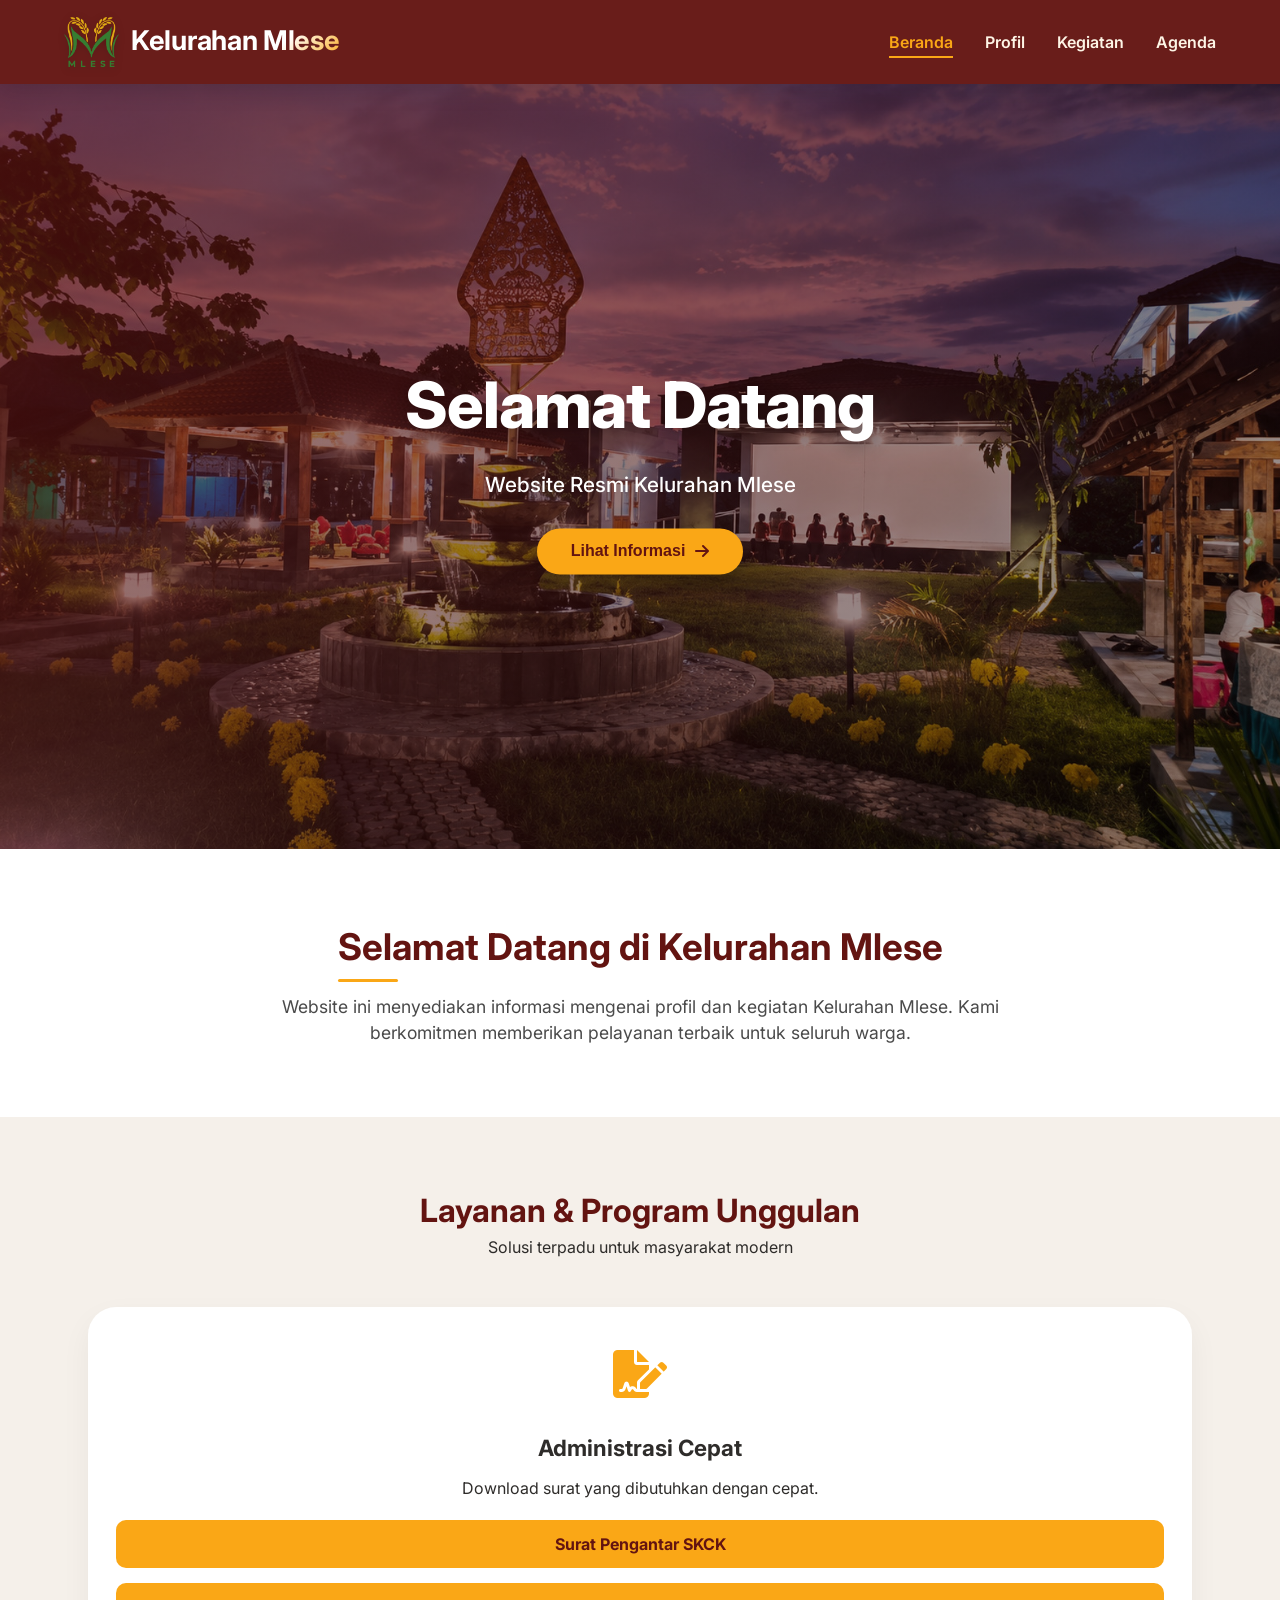
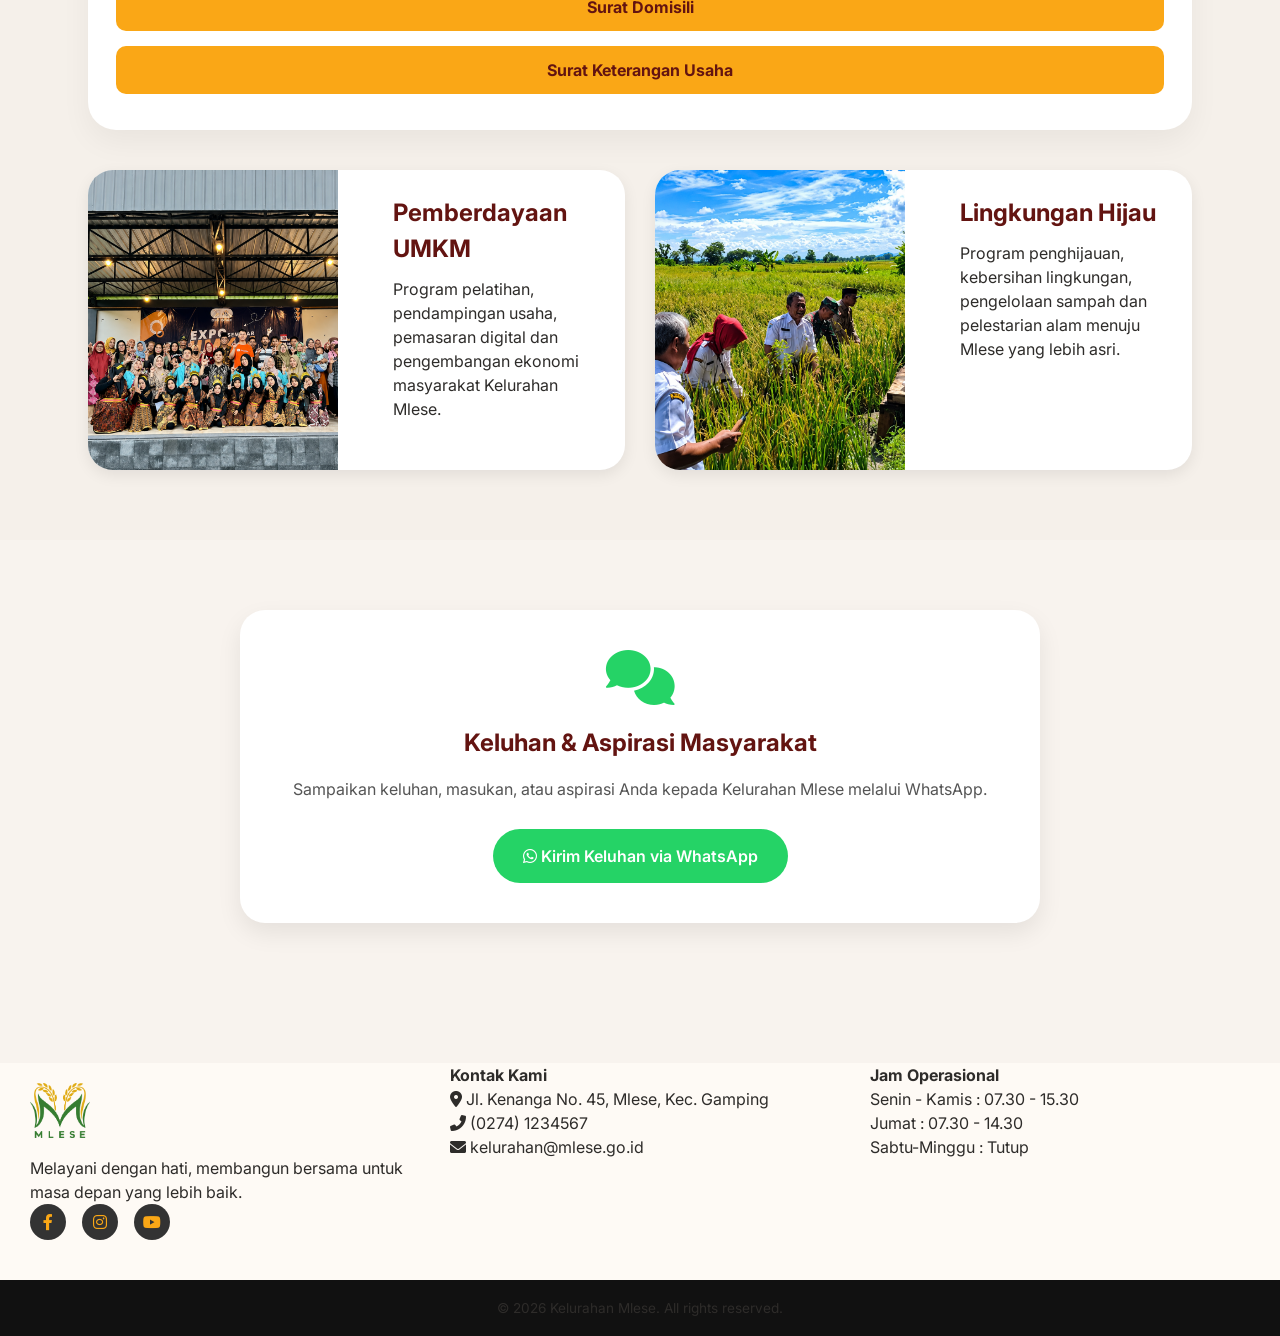
<file: index.html>
<!DOCTYPE html>
<html lang="id">
<head>
    <meta charset="UTF-8">
    <meta name="viewport" content="width=device-width, initial-scale=1.0, viewport-fit=cover">
    <title>Kelurahan Mlese | Maju, Mandiri, Sejahtera</title>
    <link rel="icon" type="image/png" href="logo-mlese.png">
    <!-- Google Fonts + Font Awesome -->
    <link href="https://fonts.googleapis.com/css2?family=Inter:opsz,wght@14..32,300;14..32,400;14..32,600;14..32,700;14..32,800&display=swap" rel="stylesheet">
    <link rel="stylesheet" href="https://cdnjs.cloudflare.com/ajax/libs/font-awesome/6.0.0-beta3/css/all.min.css">
    <link rel="stylesheet" href="style.css">
</head>
<body>

    <header class="modern-header">
        <div class="logo">
            <img src="logo-mlese.png" alt="Logo Mlese">
            <h2>Kelurahan Mlese</h2>
        </div>
        <nav>
            <a href="index.html" class="nav-link">Beranda</a>
            <a href="profil.html" class="nav-link">Profil</a>
            <a href="kegiatan.html" class="nav-link">Kegiatan</a>
            <a href="agenda.html" class="nav-link">Agenda</a>
        </nav>
        <div class="hamburger" id="hamburger">
            <i class="fas fa-bars"></i>
        </div>
    </header>

    <section class="hero">
        <div class="hero-overlay"></div>
        <img src="banner.jpg" alt="Banner Mlese" class="hero-bg">
        <div class="hero-text animate-hero">
            <h1>Selamat Datang</h1>
            <p>Website Resmi Kelurahan Mlese</p>
            <button class="btn-primary" onclick="salam()">Lihat Informasi <i class="fas fa-arrow-right"></i></button>
        </div>
    </section>

    <section class="sambutan scroll-reveal">
        <div class="container">
            <h2><span class="accent-border">Selamat Datang</span> di Kelurahan Mlese</h2>
            <p>Website ini menyediakan informasi mengenai profil dan kegiatan Kelurahan Mlese. Kami berkomitmen memberikan pelayanan terbaik untuk seluruh warga.</p>
        </div>
    </section>

    <section class="layanan-modern scroll-reveal">

        <div class="container">

            <div class="section-header">
                <h3>Layanan & Program Unggulan</h3>
                <p>Solusi terpadu untuk masyarakat modern</p>
            </div>

            <!-- ADMINISTRASI CEPAT -->
            <div class="layanan-card">

                <div class="card-icon">
                    <i class="fas fa-file-signature"></i>
                </div>

                <h4>Administrasi Cepat</h4>

                <p>Download surat yang dibutuhkan dengan cepat.</p>

                <div class="surat-list">

                    <a href="pengantar.pdf" download class="surat-btn">
                        Surat Pengantar SKCK
                    </a>

                    <a href="domisili.pdf" download class="surat-btn">
                        Surat Domisili
                    </a>

                    <a href="usaha.pdf" download class="surat-btn">
                        Surat Keterangan Usaha
                    </a>

                </div>

            </div>

            <!-- UMKM & LINGKUNGAN -->
            <div class="program-grid">

                <div class="program-card">

                    <img src="umkm.png" alt="UMKM">

                    <div class="program-content">
                        <h2>Pemberdayaan UMKM</h2>

                        <p>
                            Program pelatihan, pendampingan usaha,
                            pemasaran digital dan pengembangan ekonomi
                            masyarakat Kelurahan Mlese.
                        </p>
                    </div>

                </div>

                <div class="program-card">

                    <img src="lingkungan.jpg" alt="Lingkungan Hijau">

                    <div class="program-content">
                        <h2>Lingkungan Hijau</h2>

                        <p>
                            Program penghijauan, kebersihan lingkungan,
                            pengelolaan sampah dan pelestarian alam
                            menuju Mlese yang lebih asri.
                        </p>
                    </div>

                </div>

            </div>

        </div>

    </section>

    <!-- KELUHAN -->
    <section class="keluhan-section">

        <div class="container">

            <div class="keluhan-box">

                <i class="fas fa-comments keluhan-icon"></i>

                <h2>Keluhan & Aspirasi Masyarakat</h2>

                <p>
                    Sampaikan keluhan, masukan, atau aspirasi Anda kepada
                    Kelurahan Mlese melalui WhatsApp.
                </p>

                <a href="https://wa.me/6281228390840?text=Saya%20ingin%20mengeluh%20tentang%20"
                   target="_blank"
                   class="wa-keluhan-btn">

                    <i class="fab fa-whatsapp"></i>
                    Kirim Keluhan via WhatsApp

                </a>

            </div>

        </div>

   

    <footer class="modern-footer">
        </section>
        <div class="footer-container">
            <div class="footer-col">
                <img src="logo-mlese.png" alt="Logo" class="footer-logo">
                <p>Melayani dengan hati, membangun bersama untuk masa depan yang lebih baik.</p>
                <div class="social-icons">
                    <a href="#"><i class="fab fa-facebook-f"></i></a>
                    <a href="#"><i class="fab fa-instagram"></i></a>
                    <a href="#"><i class="fab fa-youtube"></i></a>
                </div>
            </div>
            <div class="footer-col">
                <h4>Kontak Kami</h4>
                <p><i class="fas fa-map-marker-alt"></i> Jl. Kenanga No. 45, Mlese, Kec. Gamping</p>
                <p><i class="fas fa-phone-alt"></i> (0274) 1234567</p>
                <p><i class="fas fa-envelope"></i> kelurahan@mlese.go.id</p>
            </div>
            <div class="footer-col">
                <h4>Jam Operasional</h4>
                <p>Senin - Kamis : 07.30 - 15.30</p>
                <p>Jumat : 07.30 - 14.30</p>
                <p>Sabtu-Minggu : Tutup</p>
            </div>
        </div>
        <div class="footer-bottom">
            <p>&copy; <span id="currentYear"></span> Kelurahan Mlese. All rights reserved.</p>
        </div>
    </footer>

    <script src="script.js"></script>
</body>
</html>
</file>
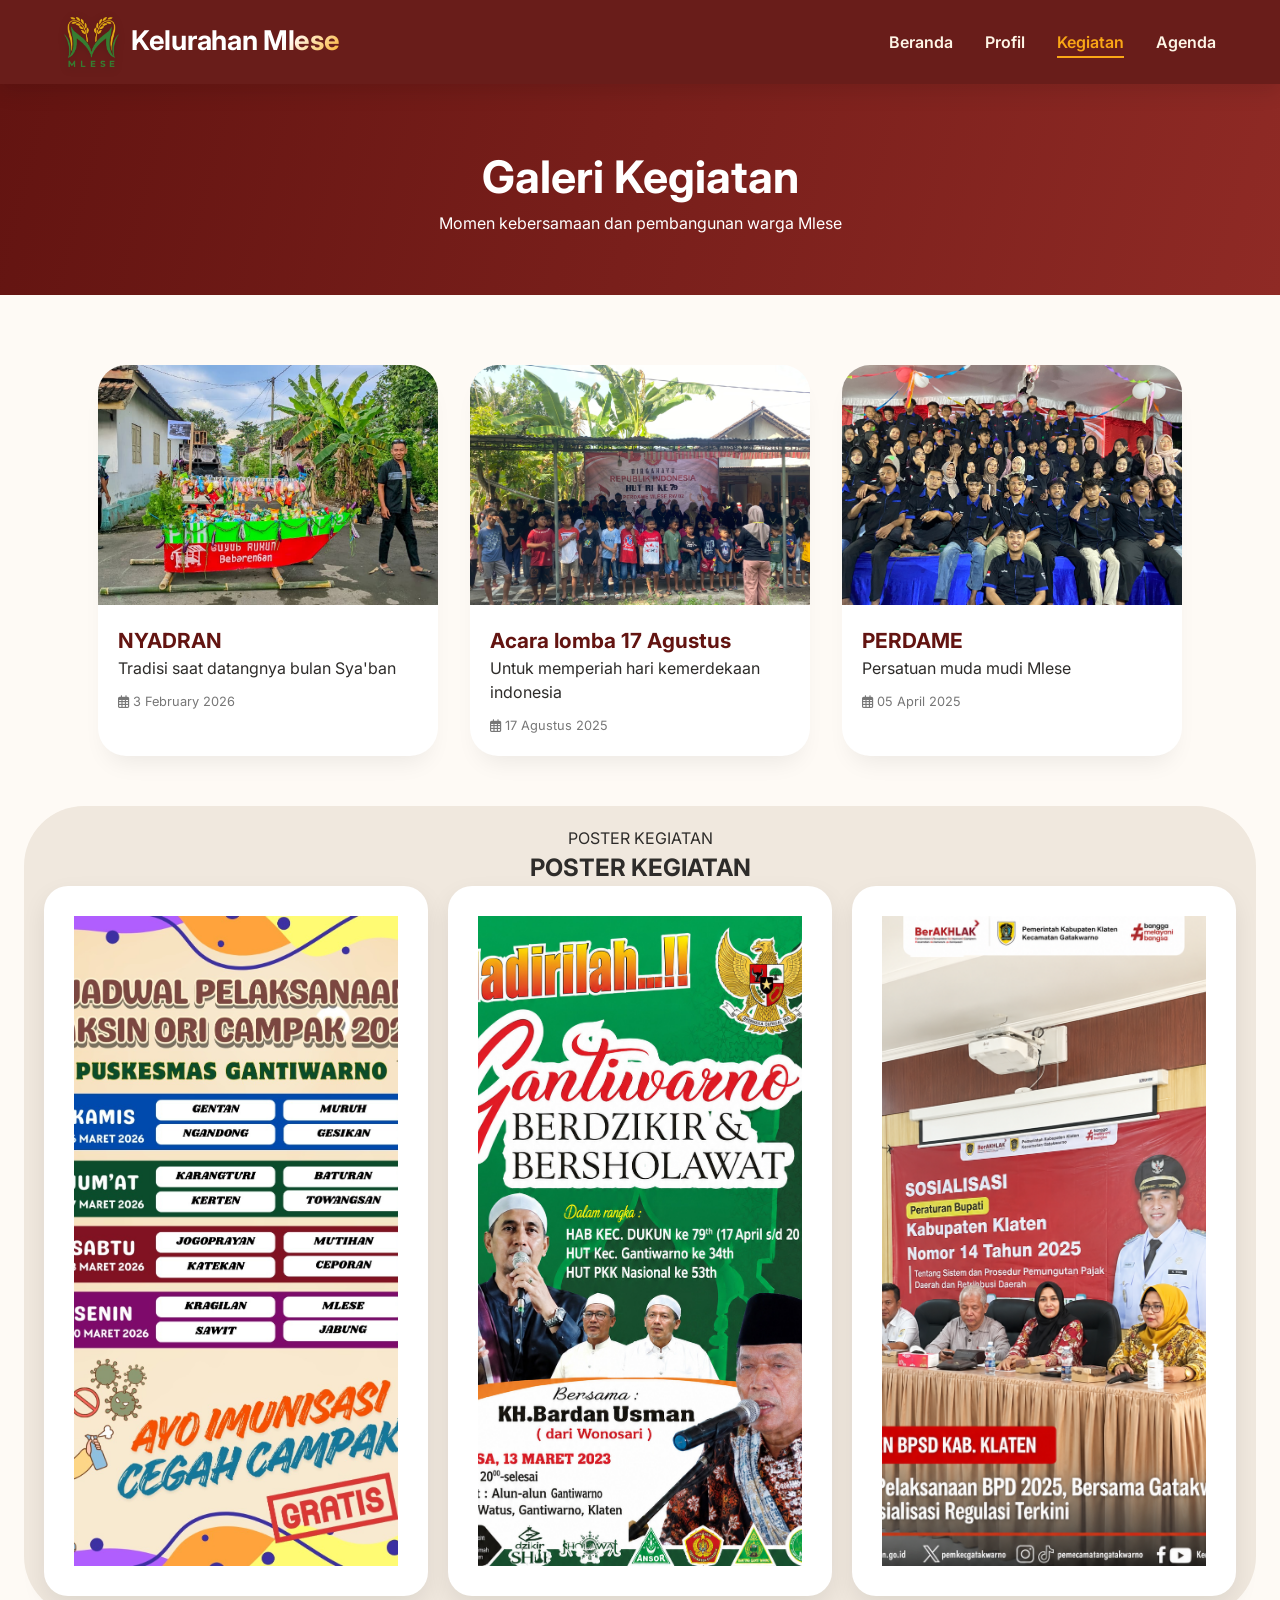
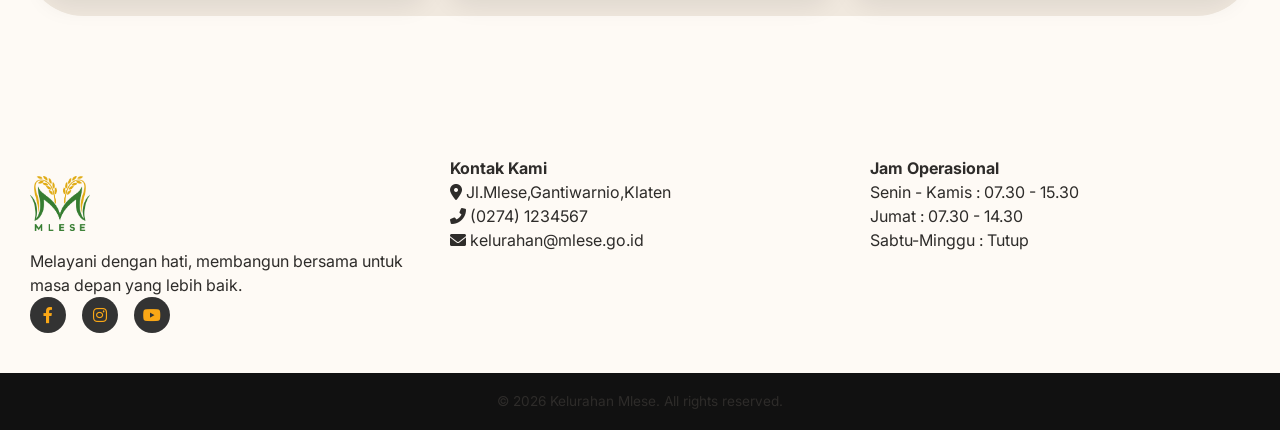
<file: kegiatan.html>
<!DOCTYPE html>
<html lang="id">
<head>
<meta charset="UTF-8">
<meta name="viewport" content="width=device-width, initial-scale=1.0">
<title>Kegiatan Kelurahan Mlese | Galeri & Acara</title>
<link rel="icon" type="image/png" href="logo-mlese.png">
<link href="https://fonts.googleapis.com/css2?family=Inter:opsz,wght@14..32,300;14..32,400;14..32,600;14..32,700&display=swap" rel="stylesheet">
<link rel="stylesheet" href="https://cdnjs.cloudflare.com/ajax/libs/font-awesome/6.0.0-beta3/css/all.min.css">
<link rel="stylesheet" href="style.css">
</head>
<body>
<header class="modern-header">
<div class="logo">
<img src="logo-mlese.png" alt="Logo Mlese">
<h2>Kelurahan Mlese</h2>
</div>
<nav>
    <a href="index.html" class="nav-link">Beranda</a>
    <a href="profil.html" class="nav-link">Profil</a>
    <a href="kegiatan.html" class="nav-link active">Kegiatan</a>
    <a href="agenda.html" class="nav-link">Agenda</a>
</nav>
<div class="hamburger" id="hamburger">
<i class="fas fa-bars"></i>
</div>
</header>
<section class="page-title kegiatan-title">
<div class="container">
<h1>Galeri Kegiatan</h1>
<p>Momen kebersamaan dan pembangunan warga Mlese</p>
</div>
</section>
<section class="kegiatan-modern">
<div class="container">
<div class="galeri-grid scroll-reveal">
<div class="foto-card">
<div class="foto-img">
<img src="kegiatan1.jpg" alt="Kerja Bakti">
<div class="overlay-icon"><i class="fas fa-search-plus"></i></div>
</div>
<div class="foto-caption">
<h4>NYADRAN</h4>
<p>Tradisi saat datangnya bulan Sya'ban</p>
<span class="tanggal"><i class="far fa-calendar-alt"></i> 3 February 2026</span>
</div>
</div>
<div class="foto-card">
<div class="foto-img">
<img src="kegiatan2.jpg" alt="Musyawarah">
<div class="overlay-icon"><i class="fas fa-search-plus"></i></div>
</div>
<div class="foto-caption">
<h4>Acara lomba 17 Agustus</h4>
<p>Untuk memperiah hari kemerdekaan indonesia</p>
<span class="tanggal"><i class="far fa-calendar-alt"></i> 17 Agustus 2025</span>
</div>
</div>
<div class="foto-card">
<div class="foto-img">
<img src="kegiatan3.JPG" alt="PERDAME">
<div class="overlay-icon"><i class="fas fa-search-plus"></i></div>
</div>
<div class="foto-caption">
<h4>PERDAME</h4>
<p>Persatuan muda mudi Mlese</p>
<span class="tanggal"><i class="far fa-calendar-alt"></i> 05 April 2025</span>
</div>
</div>
</div>
<div class="more-kegiatan">
<p>POSTER KEGIATAN</p>
<h2>POSTER KEGIATAN</h2>

<div class="galeri-poster">

    <div class="poster">
        <img src="poster1.jpg">
    </div>

    <div class="poster">
        <img src="poster2.jpg">
    </div>

    <div class="poster">
        <img src="poster3.png">
    </div>

</div>
</div>
</div>
</section>
<footer class="modern-footer">
<div class="footer-container">
<div class="footer-col">
<img src="logo-mlese.png" alt="Logo" class="footer-logo">
<p>Melayani dengan hati, membangun bersama untuk masa depan yang lebih baik.</p>
<div class="social-icons">
<a href="#"><i class="fab fa-facebook-f"></i></a>
<a href="#"><i class="fab fa-instagram"></i></a>
<a href="#"><i class="fab fa-youtube"></i></a>
</div>
</div>
<div class="footer-col">
<h4>Kontak Kami</h4>
<p><i class="fas fa-map-marker-alt"></i> Jl.Mlese,Gantiwarnio,Klaten</p>
<p><i class="fas fa-phone-alt"></i> (0274) 1234567</p>
<p><i class="fas fa-envelope"></i> kelurahan@mlese.go.id</p>
</div>
<div class="footer-col">
<h4>Jam Operasional</h4>
<p>Senin - Kamis : 07.30 - 15.30</p>
<p>Jumat : 07.30 - 14.30</p>
<p>Sabtu-Minggu : Tutup</p>
</div>
</div>
<div class="footer-bottom">
<p>&copy; <span id="currentYear"></span> Kelurahan Mlese. All rights reserved.</p>
</div>
</footer>
<script src="script.js"></script>
</body>
</html>
</file>
<file: style.css>
/* RESET MODERN & VARIABLES */
* {
    margin: 0;
    padding: 0;
    box-sizing: border-box;
}

:root {
    --primary-dark: #631411;
    --primary-hover: #821c18;
    --accent-gold: #FAA716;
    --accent-gold-light: #ffc44a;
    --bg-soft: #fefaf5;
    --gray-light: #f5f0ea;
    --text-dark: #2e2c2a;
    --shadow-sm: 0 12px 30px rgba(0,0,0,0.05);
    --shadow-md: 0 20px 35px -12px rgba(0,0,0,0.1);
    --transition-smooth: all 0.3s cubic-bezier(0.25, 0.46, 0.45, 0.94);
}

body {
    font-family: 'Inter', sans-serif;
    background: var(--bg-soft);
    color: var(--text-dark);
    line-height: 1.5;
    overflow-x: hidden;
}

.container {
    max-width: 1280px;
    margin: 0 auto;
    padding: 0 24px;
}

/* SMOOTH SCROLL */
html {
    scroll-behavior: smooth;
}

/* HEADER MODERN */
.modern-header {
    background: rgba(99,20,17,0.96);
    backdrop-filter: blur(2px);
    padding: 0.9rem 5%;
    display: flex;
    justify-content: space-between;
    align-items: center;
    position: sticky;
    top: 0;
    z-index: 1000;
    box-shadow: 0 8px 20px rgba(0,0,0,0.1);
    transition: var(--transition-smooth);
}

.logo {
    display: flex;
    align-items: center;
    gap: 12px;
}

.logo img {
    width: 55px;
    height: 55px;
    object-fit: contain;
    filter: drop-shadow(0 2px 4px rgba(0,0,0,0.2));
}

.logo h2 {
    color: white;
    font-size: 1.7rem;
    font-weight: 700;
    letter-spacing: -0.3px;
    background: linear-gradient(135deg, #fff 70%, #FAA716);
    background-clip: text;
    -webkit-background-clip: text;
    -webkit-text-fill-color: transparent;
    text-shadow: none;
}

nav a {
    color: #fef5e6;
    text-decoration: none;
    margin-left: 28px;
    font-weight: 600;
    transition: var(--transition-smooth);
    position: relative;
    padding-bottom: 6px;
}

nav a:after {
    content: '';
    position: absolute;
    width: 0%;
    height: 2px;
    background: var(--accent-gold);
    bottom: 0;
    left: 0;
    transition: 0.25s ease;
}

nav a:hover:after, nav a.active:after {
    width: 100%;
}

nav a:hover, nav a.active {
    color: var(--accent-gold);
}

.hamburger {
    display: none;
    font-size: 28px;
    color: white;
    cursor: pointer;
}

/* HERO MODERN */
.hero {
    position: relative;
    height: 85vh;
    min-height: 550px;
    overflow: hidden;
}

.hero-bg {
    width: 100%;
    height: 100%;
    object-fit: cover;
    animation: zoomSlow 20s ease infinite;
}

.hero-overlay {
    position: absolute;
    top: 0;
    left: 0;
    width: 100%;
    height: 100%;
    background: linear-gradient(135deg, rgba(99,20,17,0.7) 0%, rgba(0,0,0,0.4) 100%);
    z-index: 1;
}

.hero-text {
    position: absolute;
    top: 50%;
    left: 50%;
    transform: translate(-50%, -50%);
    text-align: center;
    z-index: 2;
    width: 90%;
    color: white;
}

.hero-text h1 {
    font-size: 4rem;
    font-weight: 800;
    letter-spacing: -1px;
    text-shadow: 0 5px 18px rgba(0,0,0,0.3);
    margin-bottom: 16px;
}

.hero-text p {
    font-size: 1.3rem;
    margin-bottom: 28px;
    font-weight: 500;
}

.btn-primary {
    background: var(--accent-gold);
    border: none;
    padding: 14px 34px;
    font-size: 1rem;
    font-weight: 700;
    border-radius: 50px;
    color: var(--primary-dark);
    cursor: pointer;
    transition: 0.25s;
    box-shadow: 0 6px 14px rgba(0,0,0,0.2);
    display: inline-flex;
    align-items: center;
    gap: 10px;
}

.btn-primary:hover {
    background: #ffb82e;
    transform: translateY(-3px);
    box-shadow: 0 12px 20px rgba(0,0,0,0.2);
}

/* Animations */
@keyframes zoomSlow {
    0% { transform: scale(1); }
    100% { transform: scale(1.08); }
}

.animate-hero {
    animation: fadeUp 0.8s ease-out forwards;
}

@keyframes fadeUp {
    from { opacity: 0; transform: translate(-50%, 40%); }
    to { opacity: 1; transform: translate(-50%, -50%); }
}

/* SCROLL REVEAL */
.scroll-reveal {
    opacity: 0;
    transform: translateY(35px);
    transition: opacity 0.7s ease, transform 0.7s ease;
}

.scroll-reveal.revealed {
    opacity: 1;
    transform: translateY(0);
}

/* SAMBUTAN & SECTION */
.sambutan {
    text-align: center;
    background: white;
    padding: 70px 10%;
    box-shadow: var(--shadow-sm);
}

.sambutan h2 {
    color: var(--primary-dark);
    font-size: 2.3rem;
    margin-bottom: 18px;
}

.accent-border {
    position: relative;
    display: inline-block;
}

.accent-border:after {
    content: '';
    position: absolute;
    bottom: -8px;
    left: 0;
    width: 60px;
    height: 3px;
    background: var(--accent-gold);
    border-radius: 4px;
}

.sambutan p {
    max-width: 800px;
    margin: 20px auto 0;
    font-size: 1.1rem;
    color: #4a4a4a;
}

/* LAYANAN GRID MODERN */
.layanan-modern {
    background: var(--gray-light);
    padding: 70px 5%;
}

.section-header {
    text-align: center;
    margin-bottom: 48px;
}

.section-header h3 {
    font-size: 2rem;
    color: var(--primary-dark);
    font-weight: 700;
}

.layanan-grid {
    display: flex;
    gap: 30px;
    justify-content: center;
    flex-wrap: wrap;
}

.layanan-card {
    background: white;
    padding: 32px 28px;
    border-radius: 28px;
    text-align: center;
    flex: 1;
    min-width: 240px;
    transition: var(--transition-smooth);
    box-shadow: var(--shadow-sm);
    border-bottom: 4px solid transparent;
}

.layanan-card:hover {
    transform: translateY(-8px);
    border-bottom-color: var(--accent-gold);
    box-shadow: var(--shadow-md);
}

.card-icon {
    font-size: 3rem;
    color: var(--accent-gold);
    margin-bottom: 20px;
}

.layanan-card h4 {
    font-size: 1.4rem;
    margin-bottom: 12px;
}

/* PROFIL PAGE */
.page-title {
    background: linear-gradient(105deg, #631411 0%, #8f2a25 100%);
    color: white;
    padding: 60px 0;
    text-align: center;
}

.page-title h1 {
    font-size: 2.8rem;
    font-weight: 700;
}

.profil-section {
    padding: 70px 0;
}

.profil-card-modern {
    display: flex;
    gap: 48px;
    background: white;
    border-radius: 32px;
    overflow: hidden;
    box-shadow: var(--shadow-md);
    padding: 32px;
    flex-wrap: wrap;
}

.profil-img-wrapper {
    flex: 1.2;
    min-width: 240px;
}

.profil-img-wrapper img {
    width: 100%;
    border-radius: 24px;
    object-fit: cover;
    box-shadow: 0 10px 20px rgba(0,0,0,0.1);
}

.img-caption {
    text-align: center;
    margin-top: 10px;
    font-weight: 600;
    color: var(--primary-dark);
}

.profil-detail {
    flex: 2;
}

.profil-detail h3 {
    font-size: 1.8rem;
    color: var(--primary-dark);
    margin-bottom: 18px;
}

.visi-misi {
    margin-top: 30px;
    display: flex;
    gap: 25px;
    flex-wrap: wrap;
}

.vm-card {
    background: #fef3e4;
    padding: 20px;
    border-radius: 20px;
    flex: 1;
}

.vm-card h4 i {
    color: var(--accent-gold);
    margin-right: 8px;
}

.vm-card ul {
    list-style: none;
    margin-top: 12px;
}

.vm-card ul li {
    margin-bottom: 10px;
    display: flex;
    align-items: center;
    gap: 8px;
}

.nilai-budaya {
    background: white;
    padding: 50px 0;
}

.nilai-grid {
    display: flex;
    gap: 30px;
    justify-content: center;
    text-align: center;
}

.nilai-item i {
    font-size: 2.8rem;
    color: var(--accent-gold);
}

/* KEGIATAN MODERN */
.kegiatan-modern {
    padding: 70px 0;
}

.galeri-grid {
    display: flex;
    gap: 32px;
    justify-content: center;
    flex-wrap: wrap;
}

.foto-card {
    width: 340px;
    background: white;
    border-radius: 28px;
    overflow: hidden;
    transition: all 0.35s ease;
    box-shadow: 0 15px 25px -10px rgba(0,0,0,0.08);
}

.foto-card:hover {
    transform: translateY(-12px);
    box-shadow: 0 25px 35px -12px rgba(0,0,0,0.2);
}

.foto-img {
    position: relative;
    overflow: hidden;
    height: 240px;
}

.foto-img img {
    width: 100%;
    height: 100%;
    object-fit: cover;
    transition: transform 0.5s;
}

.foto-card:hover .foto-img img {
    transform: scale(1.05);
}

.overlay-icon {
    position: absolute;
    top: 0;
    left: 0;
    width: 100%;
    height: 100%;
    background: rgba(99,20,17,0.4);
    display: flex;
    align-items: center;
    justify-content: center;
    opacity: 0;
    transition: 0.3s;
    color: white;
    font-size: 2rem;
}

.foto-card:hover .overlay-icon {
    opacity: 1;
}

.foto-caption {
    padding: 20px;
}

.foto-caption h4 {
    font-size: 1.3rem;
    color: var(--primary-dark);
}

.tanggal {
    display: inline-block;
    margin-top: 12px;
    font-size: 0.8rem;
    color: #777;
}

.more-kegiatan {
    text-align: center;
    margin-top: 50px;
    background: #f0e8de;
    padding: 20px;
    border-radius: 60px;
}

/* FOOTER MODERN */
.modern-footer{
    margin-top:70px;
}

.footer-container {
    max-width: 1280px;
    margin: 0 auto;
    display: flex;
    flex-wrap: wrap;
    justify-content: space-between;
    gap: 40px;
    padding: 0 30px 40px;
}

.footer-col {
    flex: 1;
    min-width: 200px;
}

.footer-logo {
    width: 60px;
    margin-bottom: 12px;
    margin-top:20px;
}

.social-icons a {
    display: inline-block;
    background: #333;
    color: #FAA716;
    margin-right: 12px;
    width: 36px;
    height: 36px;
    border-radius: 50%;
    text-align: center;
    line-height: 36px;
    transition: 0.2s;
}

.social-icons a:hover {
    background: #FAA716;
    color: #1c1c1c;
}

.footer-bottom {
    background: #111;
    text-align: center;
    padding: 18px;
    font-size: 0.85rem;
}

/* RESPONSIVE */
@media (max-width: 850px) {
    .modern-header nav {
        display: none;
    }
    .hamburger {
        display: block;
    }
    .hero-text h1 {
        font-size: 2.5rem;
    }
    .layanan-grid, .nilai-grid {
        flex-direction: column;
        align-items: center;
    }
    .profil-card-modern {
        flex-direction: column;
    }
    .galeri-grid {
        gap: 20px;
    }
}

/* Responsive nav show with JS (simple) */
@media (max-width: 850px) {
    .modern-header nav.show {
        display: flex;
        flex-direction: column;
        position: absolute;
        top: 80px;
        left: 0;
        background: #631411;
        width: 100%;
        padding: 20px;
        gap: 15px;
        text-align: center;
        backdrop-filter: blur(10px);
        z-index: 999;
    }
    .modern-header nav.show a {
        margin: 6px 0;
    }
}
/* =========================
   POSTER KEGIATAN
========================= */

.poster-section{
    width:100%;
    padding:40px 20px;
}

.poster-title{
    text-align:center;
    font-size:2rem;
    color:#631411;
    margin-bottom:30px;
    font-weight:700;
}

.galeri-poster{
    width:100%;
    display:flex;
    justify-content:space-between;
    gap:20px;
}

.poster{
    flex:1;
    background:white;
    border-radius:24px;
    overflow:hidden;
    box-shadow:0 10px 25px rgba(0,0,0,0.08);
    transition:0.3s;
    padding:30px;
}

.poster:hover{
    transform:translateY(-10px);
    box-shadow:0 20px 35px rgba(0,0,0,0.15);
}

.poster img{
    width:100%;
    height:650px;
    object-fit:cover;
    display:block;
}

/* HP */
@media (max-width:850px){

    .galeri-poster{
        flex-direction:column;
    }

    .poster{
        width:100%;
    }

    .poster img{
        height:auto;
    }

}
/* SURAT DOWNLOAD */

.surat-list{
    margin-top:20px;
    display:flex;
    flex-direction:column;
    gap:10px;
}

.surat-btn{
    background:#FAA716;
    color:#631411;
    text-decoration:none;
    padding:12px;
    border-radius:10px;
    font-weight:600;
    transition:0.3s;
}

.surat-btn:hover{
    background:#631411;
    color:white;
}

/* PROGRAM */

.program-section{
    padding:60px 5%;
}

.program-card{
    display:flex;
    gap:30px;
    background:white;
    border-radius:25px;
    overflow:hidden;
    box-shadow:0 10px 25px rgba(0,0,0,0.08);
}

.program-card img{
    width:500px;
    height:400px;
    object-fit:cover;
}

.program-text{
    padding:30px;
    display:flex;
    flex-direction:column;
    justify-content:center;
}

.program-text h2{
    color:#631411;
    margin-bottom:15px;
}

@media(max-width:850px){

    .program-card{
        flex-direction:column;
    }

    .program-card img{
        width:100%;
    }

}
/* ADMINISTRASI CEPAT */

.surat-list{
    margin-top:20px;
    display:flex;
    justify-content:center;
    gap:15px;
    flex-wrap:wrap;
}

.surat-btn{
    background:#FAA716;
    color:#631411;
    text-decoration:none;
    padding:12px 20px;
    border-radius:10px;
    font-weight:bold;
    transition:0.3s;
}

.surat-btn:hover{
    background:#631411;
    color:white;
}

/* UMKM & LINGKUNGAN */

.program-grid{
    display:flex;
    gap:30px;
    margin-top:40px;
}

.program-card{
    flex:1;
    background:white;
    border-radius:25px;
    overflow:hidden;
    box-shadow:0 5px 15px rgba(0,0,0,0.08);
}

.program-card img{
    width: 250px;;
    height:300px;
    object-fit:cover;
}

.program-content{
    padding:25px;
}

.program-content h2{
    color:#631411;
    margin-bottom:10px;
}

@media(max-width:850px){

    .program-grid{
        flex-direction:column;
    }

}
/* ===================================
   PROFIL BACKGROUND KANTOR DESA
=================================== */

.profil-section{
    position: relative;
    padding: 80px 0;

    background-image:
    linear-gradient(
        rgba(255,255,255,0.45),
        rgba(255,255,255,0.45)
    ),
    url("gambar/kantor-desa..png");

    background-size: cover;
    background-position: center;
    background-repeat: no-repeat;
    background-attachment: fixed;

    overflow: hidden;
}

/* Card utama */

.profil-card-modern{
    position: relative;
    z-index: 2;

    background: rgba(255,255,255,0.72);

    backdrop-filter: blur(12px);
    -webkit-backdrop-filter: blur(12px);

    border: 1px solid rgba(255,255,255,0.4);

    border-radius: 30px;

    box-shadow:
    0 10px 40px rgba(0,0,0,0.15);
}

/* Card visi misi */

.vm-card{
    background: rgba(255,255,255,0.55);

    backdrop-filter: blur(8px);
    -webkit-backdrop-filter: blur(8px);

    border: 1px solid rgba(255,255,255,0.3);

    transition: 0.3s ease;
}

.vm-card:hover{
    transform: translateY(-5px);

    background: rgba(255,255,255,0.7);
}

/* Gambar struktur desa */

.profil-img-wrapper img{
    border-radius: 20px;

    box-shadow:
    0 15px 35px rgba(0,0,0,0.2);
}

/* Judul sambutan */

.profil-detail h3{
    color: #631411;
    font-size: 2rem;
    margin-bottom: 20px;
}

/* Caption gambar */

.img-caption{
    margin-top: 15px;
    text-align: center;
    font-weight: 700;
    color: #631411;
}

/* Responsive */

@media(max-width:850px){

    .profil-section{
        background-attachment: scroll;
    }

    .profil-card-modern{
        padding: 20px;
    }
}
.download-btn {
    display: block;
    text-align: center;
    background: #631411;
    color: white;
    text-decoration: none;
    padding: 12px;
    font-weight: 600;
    transition: 0.3s;
}

    .download-btn:hover {
        background: #FAA716;
        color: #631411;
    }
/* =========================
   KELUHAN MASYARAKAT
========================= */

.keluhan-section {
    padding: 70px 5%;
    background: #f8f3ee;
}

.keluhan-box {
    max-width: 800px;
    margin: auto;
    background: #ffffff;
    padding: 40px;
    text-align: center;
    border-radius: 25px;
    box-shadow: 0 10px 25px rgba(0,0,0,0.08);
}

.keluhan-icon {
    font-size: 55px;
    color: #25D366;
    margin-bottom: 20px;
}

.keluhan-box h2 {
    color: #631411;
    margin-bottom: 15px;
}

.keluhan-box p {
    color: #555;
    margin-bottom: 25px;
    line-height: 1.7;
}

.wa-keluhan-btn {
    display: inline-block;
    background: #25D366;
    color: white;
    text-decoration: none;
    padding: 15px 30px;
    border-radius: 50px;
    font-weight: 600;
    transition: all 0.3s ease;
}

    .wa-keluhan-btn:hover {
        transform: translateY(-3px);
        box-shadow: 0 8px 20px rgba(37,211,102,0.3);
    }
</file>
